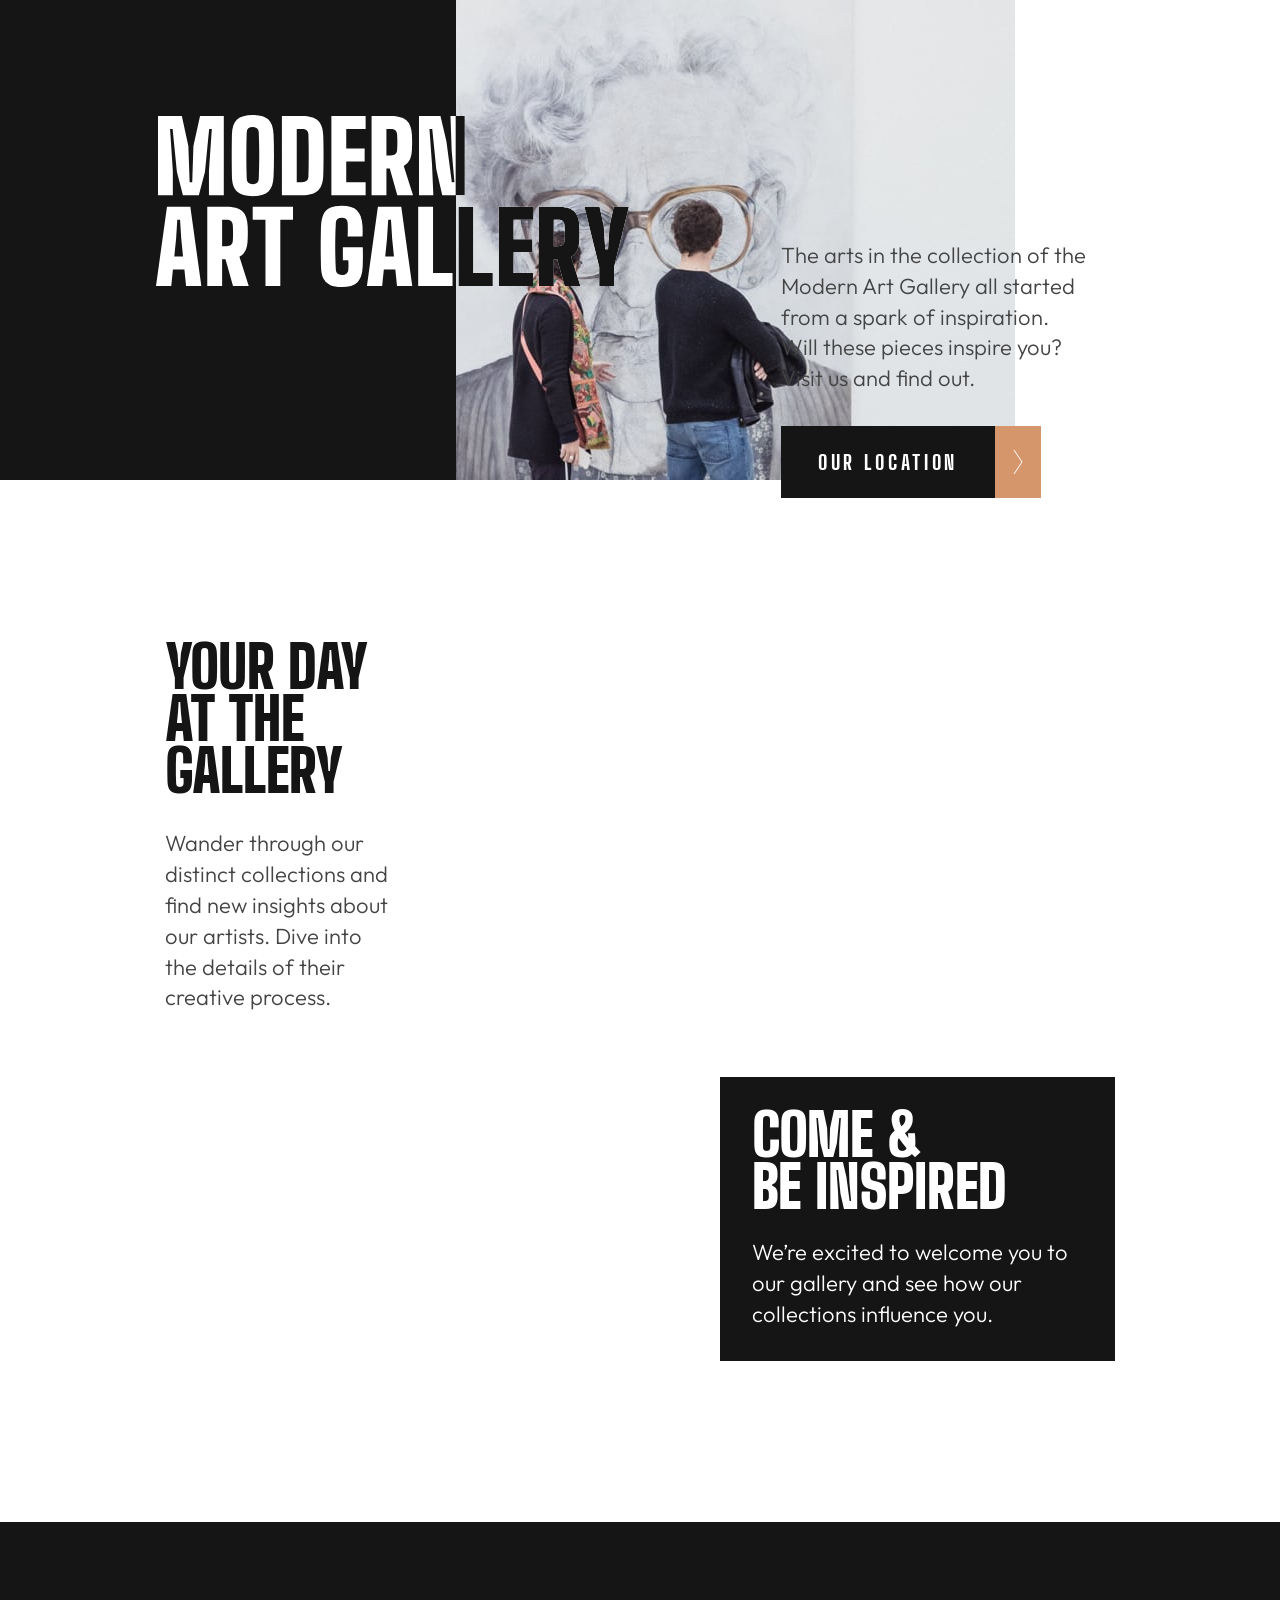
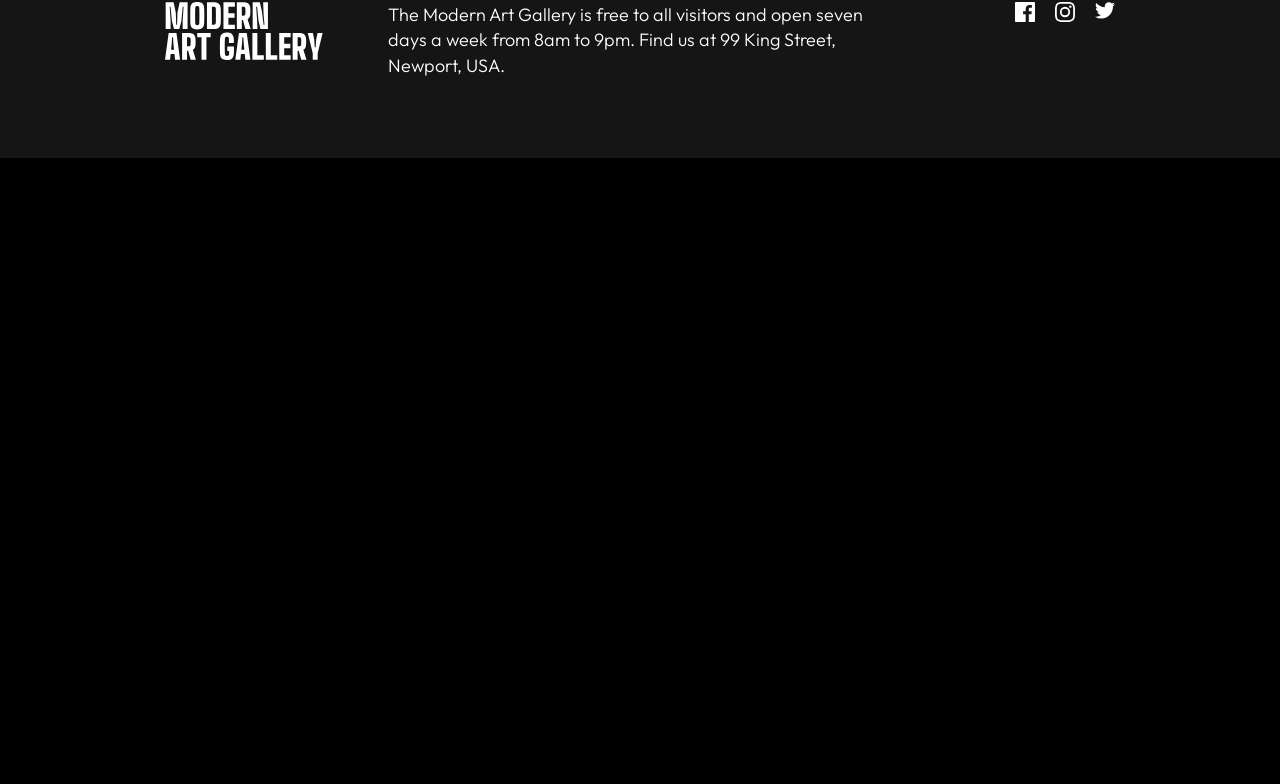
<file: index.html>
<!DOCTYPE html>
<html lang='en'>
  <head>
    <meta charset='UTF-8'>
    <meta name='viewport' content='width=device-width, initial-scale=1.0'>
     <link rel='stylesheet' href='./css/main.css'>
    <link rel='shortcut icon' href='./assets/favicon-32x32.png' type='image/x-icon'>
    <title>Art Gallery | Welcome</title>
  </head>
  <body>
    <div class='body-container'>
      <main class='section-container'>
        <div class='logo-div'>
           <div class='logo'></div>
        </div>
        <picture class='hero-img'>
          <source media='(min-width: 1024px)' srcset='./assets/desktop/image-hero.jpg 1x, ./assets/desktop/image-hero@2x.jpg 2x' >
          <source media='(min-width: 768px)' srcset='./assets/tablet/image-hero.jpg 1x, ./assets/tablet/image-hero@2x.jpg 2x' >
          <source srcset='./assets/mobile/image-hero@2x.jpg'>
          <img src='./assets/mobile/image-hero.jpg' alt=''>
        </picture>
        <div class='gallery-info section-wrapper'>
          <h1>MODERN ART GALLERY</h1>
          <p class='text'>
            The arts in the collection of the Modern Art Gallery all started
            from a spark of inspiration. Will these pieces inspire you? Visit
            us and find out.
          </p>
          <a href='location.html' class='button' tabindex='0'>
            <p class=' button-text'>OUR LOCATION</p>
            <div class='button-icon'>
              <img src='./assets/icon-arrow-right.svg' alt='' class='hero-image'>
            </div>
          </a>
        </div>
      </main>
      <div class='gallery section-container'>
        <section class='gallery-section'>
          <picture class='gallery-img'>
            <source media='(min-width: 1024px)' srcset='./assets/desktop/image-grid-1.jpg 1x, ./assets/desktop/image-grid-1@2x.jpg 2x' >
            <source media='(min-width: 768px)' srcset='./assets/tablet/image-grid-1.jpg 1x, ./assets/tablet/image-grid-1@2x.jpg 2x' >
            <source srcset='./assets/mobile/image-grid-1@2x.jpg' >
            <img src='./assets/mobile/image-grid-1.jpg' alt=''>
          </picture>
          <div class='gallery-section-info'>
            <h2>YOUR DAY AT THE GALLERY</h2>
            <p class='text'>
              Wander through our distinct collections and find new insights about
              our artists. Dive into the details of their creative process.
            </p>
          </div>
        </section>
        <section class='inspiration-section'>
          <picture class='image2'>
            <source media='(min-width: 1024px)' srcset='./assets/desktop/image-grid-2.jpg 1x, ./assets/desktop/image-grid-2@2x.jpg 2x' >
            <source media='(min-width: 768px)' srcset='./assets/tablet/image-grid-2.jpg 1x, ./assets/tablet/image-grid-2@2x.jpg 2x' >
            <source srcset='./assets/mobile/image-grid-2@2x.jpg' >
            <img src='./assets/mobile/image-grid-2.jpg' alt=''>
          </picture>
          <picture class='image3'>
            <source media='(min-width: 1024px)' srcset='./assets/desktop/image-grid-3.jpg 1x, ./assets/desktop/image-grid-3@2x.jpg 2x' >
            <source media='(min-width: 768px)' srcset='./assets/tablet/image-grid-3.jpg 1x, ./assets/tablet/image-grid-3@2x.jpg 2x' >
            <source srcset='./assets/mobile/image-grid-3@2x.jpg' >
            <img src='./assets/mobile/image-grid-3.jpg' alt=''>
          </picture>
          <div class='dark-wrapper info'>
            <h2>COME &amp; BE INSPIRED</h2>
            <p class='text'>
              We’re excited to welcome you to our gallery and see how our collections
              influence you.
            </p>
          </div>
        </section>
      </div>
      <footer class='footer'>
        <div class='footer-info'>
          <img src='./assets/logo-light.svg' alt='Modern Art Gallery' class='footer-logo'>
          <p class='footer-text'>
            The Modern Art Gallery is free to all visitors and open seven days a week
            from 8am to 9pm. Find us at 99 King Street, Newport, USA.
          </p>
        </div>
        <div class='social-media-icons'>
          <a href='https://www.facebook.com' class='icon' aria-label='Go to Facebook' tabindex='0'>
            <svg width="20" height="20" xmlns="http://www.w3.org/2000/svg" aria-hidden='true' >
              <path d="M18.896 0H1.104C.494 0 0 .494 0 1.104v17.793C0 19.506.494 20 1.104 20h9.58v-7.745H8.076V9.237h2.606V7.01c0-2.583 1.578-3.99 3.883-3.99 1.104 0 2.052.082 2.329.119v2.7h-1.598c-1.254 0-1.496.597-1.496 1.47v1.928h2.989l-.39 3.018h-2.6V20h5.098c.608 0 1.102-.494 1.102-1.104V1.104C20 .494 19.506 0 18.896 0Z" fill="#FFF"/>
            </svg>
          </a>
          <a href='https://www.instagram.com' class='icon' aria-label='Go to Instagram' tabindex='0'>
            <svg width="20" height="20" xmlns="http://www.w3.org/2000/svg" aria-hidden='true'>
              <path d="M10 1.802c2.67 0 2.987.01 4.042.059 2.71.123 3.975 1.409 4.099 4.099.048 1.054.057 1.37.057 4.04 0 2.672-.01 2.988-.057 4.042-.124 2.687-1.387 3.975-4.1 4.099-1.054.048-1.37.058-4.041.058-2.67 0-2.987-.01-4.04-.058-2.718-.124-3.977-1.416-4.1-4.1-.048-1.054-.058-1.37-.058-4.041 0-2.67.01-2.986.058-4.04.124-2.69 1.387-3.977 4.1-4.1 1.054-.048 1.37-.058 4.04-.058ZM10 0C7.284 0 6.944.012 5.877.06 2.246.227.227 2.242.061 5.877.01 6.944 0 7.284 0 10s.012 3.057.06 4.123c.167 3.632 2.182 5.65 5.817 5.817 1.067.048 1.407.06 4.123.06s3.057-.012 4.123-.06c3.629-.167 5.652-2.182 5.816-5.817.05-1.066.061-1.407.061-4.123s-.012-3.056-.06-4.122C19.777 2.249 17.76.228 14.124.06 13.057.01 12.716 0 10 0Zm0 4.865a5.135 5.135 0 1 0 0 10.27 5.135 5.135 0 0 0 0-10.27Zm0 8.468a3.333 3.333 0 1 1 0-6.666 3.333 3.333 0 0 1 0 6.666Zm5.338-9.87a1.2 1.2 0 1 0 0 2.4 1.2 1.2 0 0 0 0-2.4Z" fill="#FFF"/>
            </svg>
          </a>
          <a href='https://www.x.com' class='icon' aria-label='Go to x formerly Twitter' tabindex='0'>
            <svg width="20" height="17" xmlns="http://www.w3.org/2000/svg" aria-hidden='true'>
              <path d="M20 2.172a8.192 8.192 0 0 1-2.357.646 4.11 4.11 0 0 0 1.805-2.27 8.22 8.22 0 0 1-2.606.996A4.096 4.096 0 0 0 13.847.248c-2.65 0-4.596 2.472-3.998 5.037A11.648 11.648 0 0 1 1.392 1a4.109 4.109 0 0 0 1.27 5.478 4.086 4.086 0 0 1-1.858-.513c-.045 1.9 1.318 3.679 3.291 4.075a4.113 4.113 0 0 1-1.853.07 4.106 4.106 0 0 0 3.833 2.849A8.25 8.25 0 0 1 0 14.658a11.616 11.616 0 0 0 6.29 1.843c7.618 0 11.923-6.434 11.663-12.205A8.354 8.354 0 0 0 20 2.172Z" fill="#FFF"/>
            </svg>
          </a>
        </div>
      </footer>
    </div>
  </body>
</html>
</file>
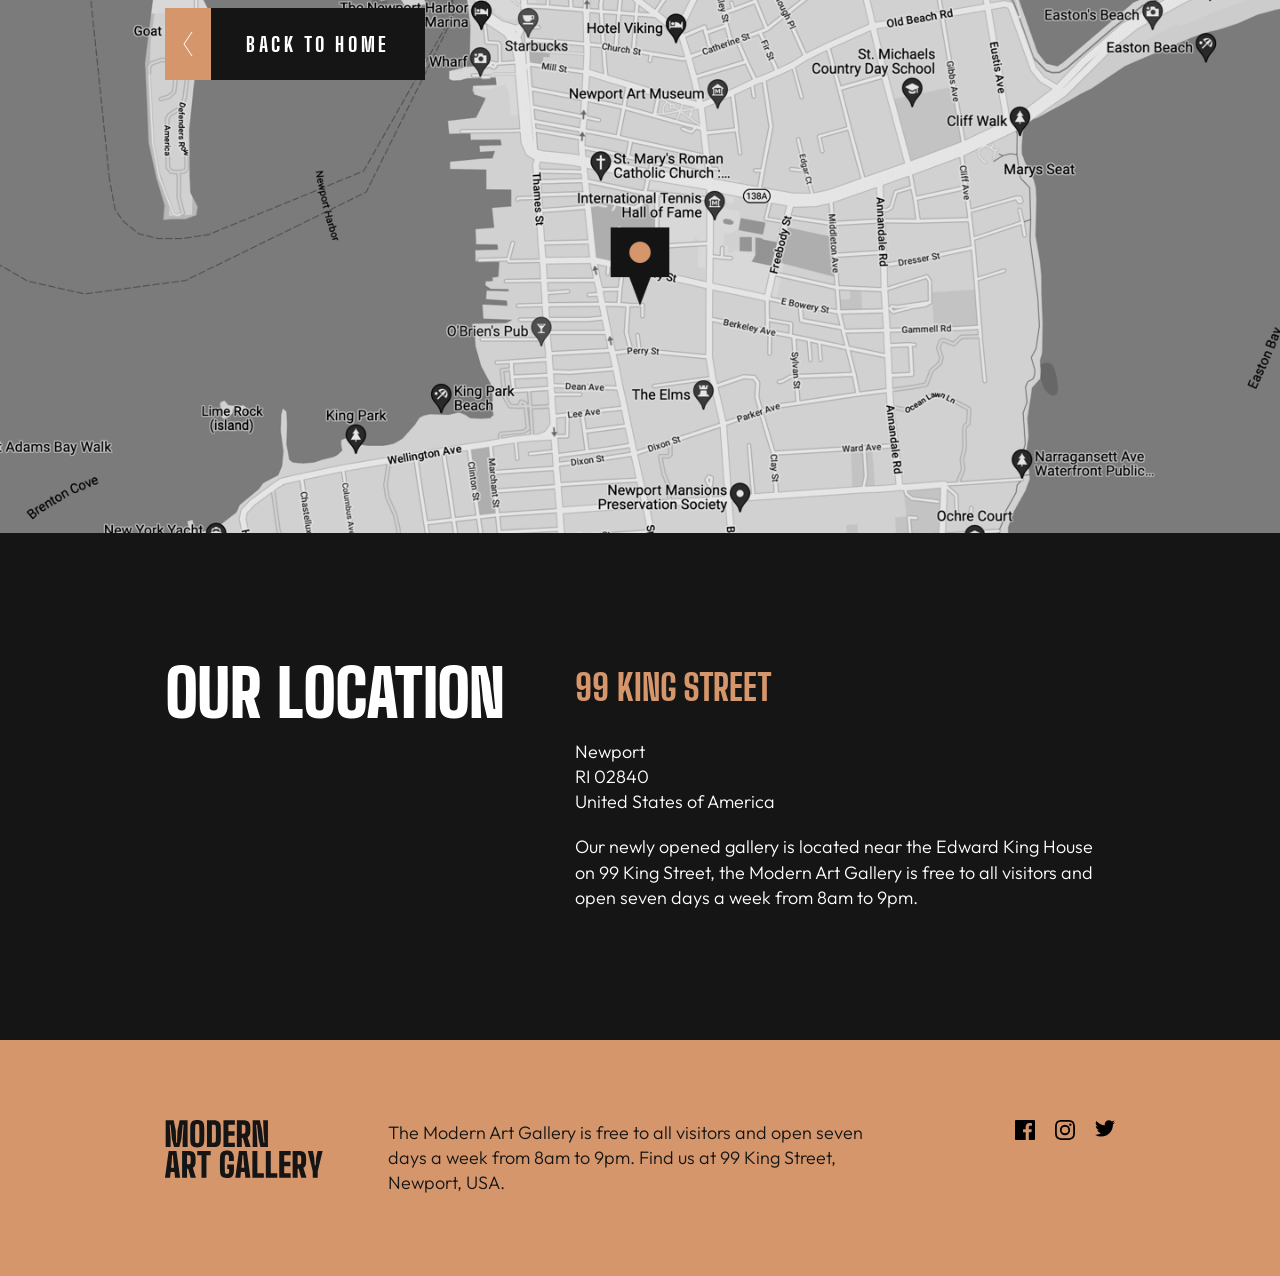
<file: location.html>
<!DOCTYPE html>
<html lang='en'>
  <head>
    <meta charset='UTF-8'>
    <meta name='viewport' content='width=device-width, initial-scale=1.0'>
    <link rel='stylesheet' href='./css/main.css'>
    <link rel='shortcut icon' href='./assets/favicon-32x32.png' type='image/x-icon'>
    <title>Art Gallery | Location</title>
  </head>
  <body>
    <div class='body-container location'>
      <div class='location-map-div'>
        <picture class='map-img'>
          <source media='(min-width: 1024px)' srcset='./assets/desktop/image-map.png 1x, ./assets/desktop/image-map@2x.png 2x' >
          <source media='(min-width: 768px)' srcset='./assets/tablet/image-map.png 1x, ./assets/tablet/image-map@2x.png 2x' >
          <source srcset='./assets/mobile/image-map@2x.png'>
          <img src='./assets/mobile/image-map.png' alt=''>
        </picture>
        <a href='index.html' class='button location' tabindex='0'>
          <div class='button-icon'>
            <img src='./assets/icon-arrow-left.svg' alt='' class='hero-image'>
          </div>
          <p class='button-text'>BACK TO HOME</p>
        </a>
      </div>

      <main class='location-info-section'>
        <h1>OUR LOCATION</h1>
        <div class='address-div'>
          <address>
            <span id='highlight'>99 KING STREET</span><br>
            <p>
              Newport<br>
              RI 02840<br>
              United States of America<br>
            </p>
          </address>
          <p>
            Our newly opened gallery is located near the Edward King House on 99 King
            Street, the Modern Art Gallery is free to all visitors and open seven days
            a week from 8am to 9pm.
          </p>
        </div>
      </main>

      <footer class='footer alternate'>
        <div class='footer-info'>
          <img src='./assets/logo-dark.svg' alt='Modern Art Gallery' class='footer-logo'>
          <p class='footer-text'>
            The Modern Art Gallery is free to all visitors and open seven days a week
            from 8am to 9pm. Find us at 99 King Street, Newport, USA.
          </p>
        </div>
        <div class='social-media-icons'>
          <a href='https://www.facebook.com' class='icon alt' aria-label='Go to Facebook' tabindex='0'>
              <svg width="20" height="20" xmlns="http://www.w3.org/2000/svg" aria-hidden='true' >
                <path d="M18.896 0H1.104C.494 0 0 .494 0 1.104v17.793C0 19.506.494 20 1.104 20h9.58v-7.745H8.076V9.237h2.606V7.01c0-2.583 1.578-3.99 3.883-3.99 1.104 0 2.052.082 2.329.119v2.7h-1.598c-1.254 0-1.496.597-1.496 1.47v1.928h2.989l-.39 3.018h-2.6V20h5.098c.608 0 1.102-.494 1.102-1.104V1.104C20 .494 19.506 0 18.896 0Z" fill="#000"/>
              </svg>
            </a>
            <a href='https://www.instagram.com' class='icon alt' aria-label='Go to Instagram' tabindex='0'>
              <svg width="20" height="20" xmlns="http://www.w3.org/2000/svg" aria-hidden='true'>
                <path d="M10 1.802c2.67 0 2.987.01 4.042.059 2.71.123 3.975 1.409 4.099 4.099.048 1.054.057 1.37.057 4.04 0 2.672-.01 2.988-.057 4.042-.124 2.687-1.387 3.975-4.1 4.099-1.054.048-1.37.058-4.041.058-2.67 0-2.987-.01-4.04-.058-2.718-.124-3.977-1.416-4.1-4.1-.048-1.054-.058-1.37-.058-4.041 0-2.67.01-2.986.058-4.04.124-2.69 1.387-3.977 4.1-4.1 1.054-.048 1.37-.058 4.04-.058ZM10 0C7.284 0 6.944.012 5.877.06 2.246.227.227 2.242.061 5.877.01 6.944 0 7.284 0 10s.012 3.057.06 4.123c.167 3.632 2.182 5.65 5.817 5.817 1.067.048 1.407.06 4.123.06s3.057-.012 4.123-.06c3.629-.167 5.652-2.182 5.816-5.817.05-1.066.061-1.407.061-4.123s-.012-3.056-.06-4.122C19.777 2.249 17.76.228 14.124.06 13.057.01 12.716 0 10 0Zm0 4.865a5.135 5.135 0 1 0 0 10.27 5.135 5.135 0 0 0 0-10.27Zm0 8.468a3.333 3.333 0 1 1 0-6.666 3.333 3.333 0 0 1 0 6.666Zm5.338-9.87a1.2 1.2 0 1 0 0 2.4 1.2 1.2 0 0 0 0-2.4Z" fill="#000"/>
              </svg>
            </a>
            <a href='https://www.x.com' class='icon alt' aria-label='Go to x formerly Twitter' tabindex='0'>
              <svg width="20" height="17" xmlns="http://www.w3.org/2000/svg" aria-hidden='true'>
                <path d="M20 2.172a8.192 8.192 0 0 1-2.357.646 4.11 4.11 0 0 0 1.805-2.27 8.22 8.22 0 0 1-2.606.996A4.096 4.096 0 0 0 13.847.248c-2.65 0-4.596 2.472-3.998 5.037A11.648 11.648 0 0 1 1.392 1a4.109 4.109 0 0 0 1.27 5.478 4.086 4.086 0 0 1-1.858-.513c-.045 1.9 1.318 3.679 3.291 4.075a4.113 4.113 0 0 1-1.853.07 4.106 4.106 0 0 0 3.833 2.849A8.25 8.25 0 0 1 0 14.658a11.616 11.616 0 0 0 6.29 1.843c7.618 0 11.923-6.434 11.663-12.205A8.354 8.354 0 0 0 20 2.172Z" fill="#000"/>
              </svg>
            </a>
        </div>
      </footer>
    </div>
    
  </body>
</html>
</file>
<file: css/main.css>
@import './base.css';
@import './layout.css';
@import './modules.css';
</file>
